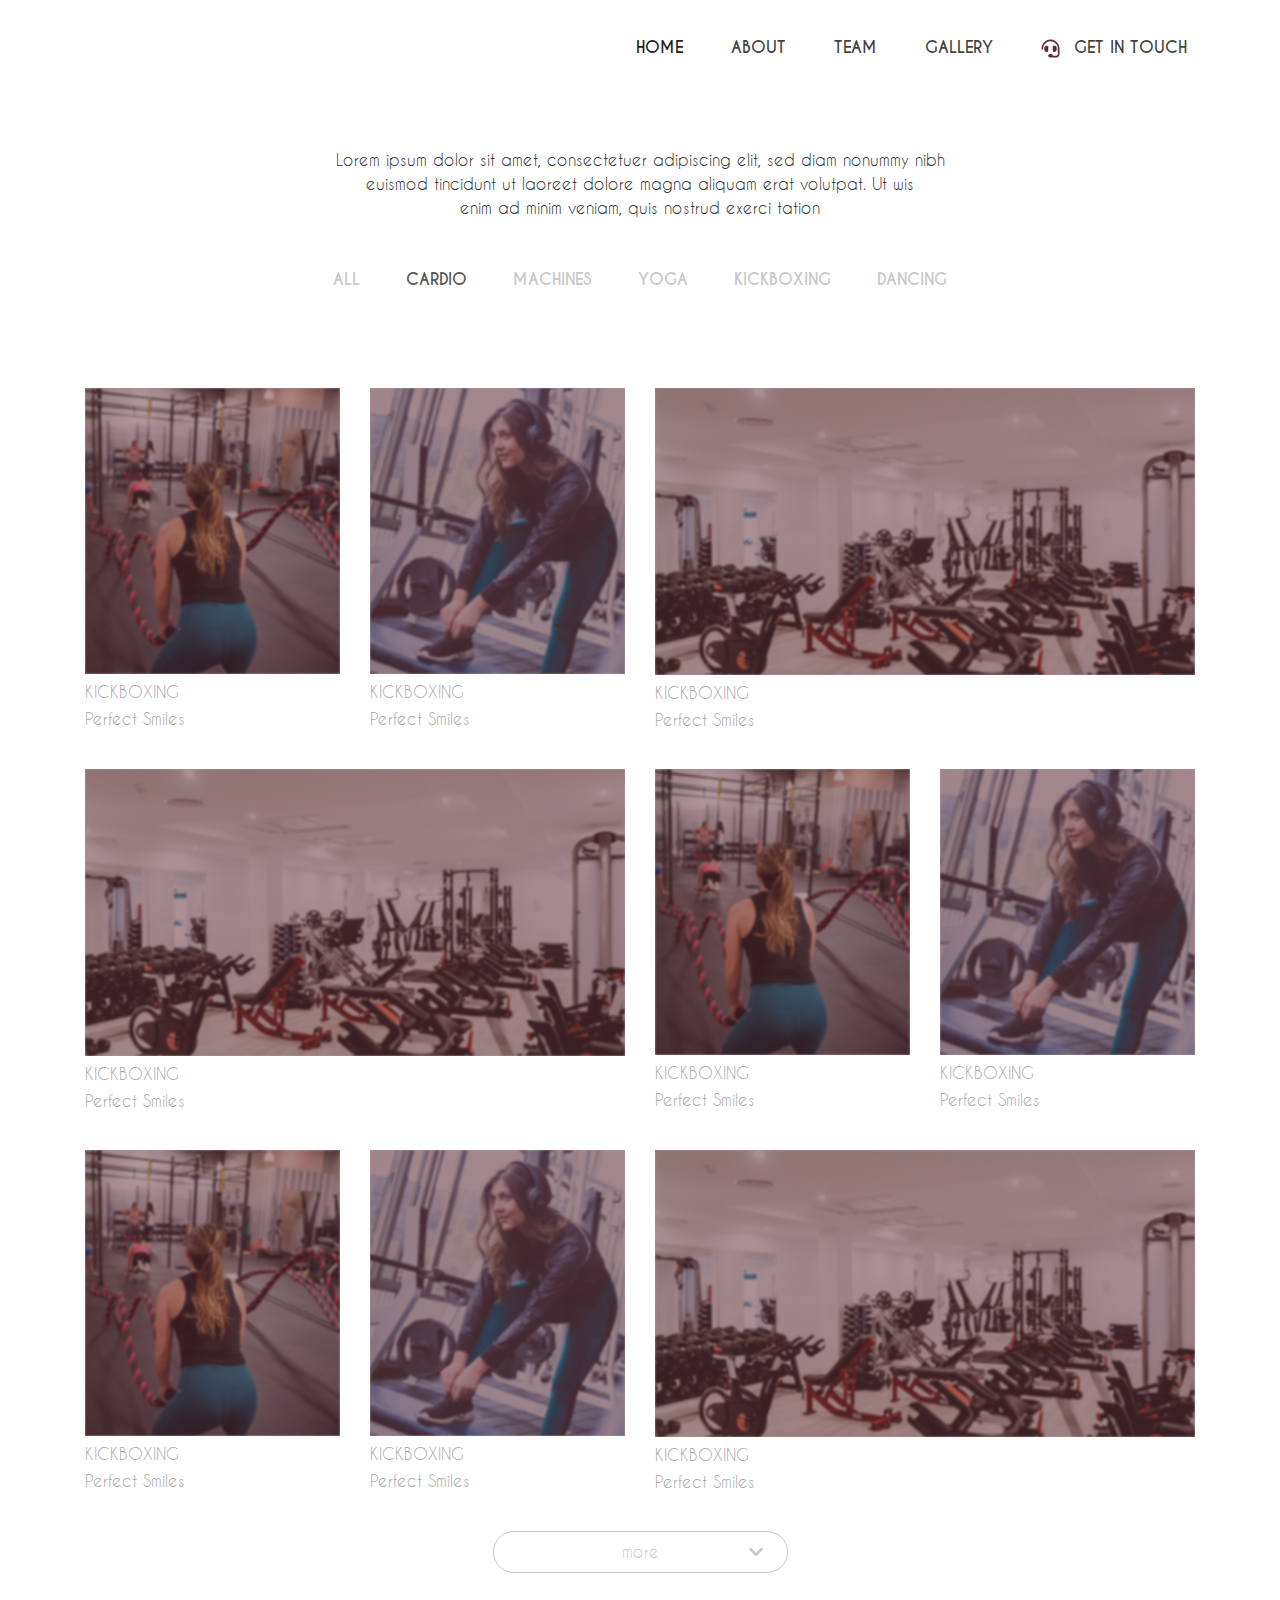
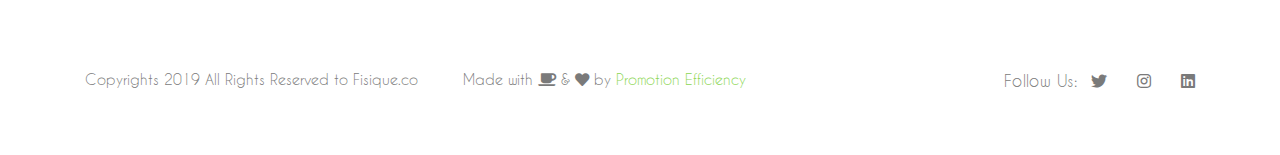
<file: gallery.html>
<!doctype html>
<html lang="en">

<head>
  <!-- Required meta tags -->
  <meta charset="utf-8">
  <meta http-equiv="Content-Type" content="text/html; charset=utf-8" />
  <meta name="description" content="Fisique is a first of a kind Females Health Studio in Khobar">
  <meta name="keywords" content="gym,fitness,studio,female,khobar,ladies,girl,fit,fisique,promotion,efficiency">
  <meta name="author" content="Promotion Effieicny">
  <META NAME="geo.position" CONTENT="26.3023827; 50.1760372">
  <META NAME="geo.placename" CONTENT="Fisique, Females Fitness Studio">
  <META NAME="geo.region" CONTENT="Saudi Arabia Al Khobar">

  <!-- Twitter Card data -->
  <meta name="twitter:card" content="summary">
  <meta name="twitter:url" content="https://www.fisique.co/v1/">
  <meta name="twitter:title" content="Fisique.co | Females Fitness Studio">
  <meta name="twitter:description" content="Fisique is a first of a kind Females Health Studio in Khobar">
  <meta name="twitter:creator" content="@promoefficiency">
  <!-- Twitter Summary card images must be at least 120x120px Twitter large image: 280x150px -->
  <meta name="twitter:image" content="https://www.fisique.co/v1/assets/img/favicon/MetaPic2.png">

  <!-- Open Graph data -->
  <meta property="og:title" content="Fisique.co | Females Fitness Studio" />
  <meta property="og:type" content="article" />
  <meta property="og:url" content="https://www.fisique.co/v1/" />
  <meta property="og:image" content="https://www.fisique.co/v1/assets/img/favicon/MetaPic2.png" />
  <meta property="og:description" content="Fisique is a first of a kind Females Health Studio in Khobar" />
  <meta property="og:site_name" content="Fisique.co | Females Fitness Studio" />
  <!-- <meta property="fb:admins" content="Facebook numeric ID" /> -->

  <meta name="viewport" content="width=device-width, initial-scale=1, shrink-to-fit=no">

  <!-- Bootstrap CSS -->
  <link rel="stylesheet" href="./assets/css/bootstrap.min.css">
  <link href="./assets/fontawsome/css/all.css" rel="stylesheet">
  <!--load all styles -->
  <link rel="stylesheet" href="./assets/css/styles.css">

  <!-- Favicons -->
  <link rel="apple-touch-icon-precomposed" sizes="57x57" href="./assets/img/favicon/apple-touch-icon-57x57.png" />
  <link rel="apple-touch-icon-precomposed" sizes="114x114" href="./assets/img/favicon/apple-touch-icon-114x114.png" />
  <link rel="apple-touch-icon-precomposed" sizes="72x72" href="./assets/img/favicon/apple-touch-icon-72x72.png" />
  <link rel="apple-touch-icon-precomposed" sizes="144x144" href="./assets/img/favicon/apple-touch-icon-144x144.png" />
  <link rel="apple-touch-icon-precomposed" sizes="60x60" href="./assets/img/favicon/apple-touch-icon-60x60.png" />
  <link rel="apple-touch-icon-precomposed" sizes="120x120" href="./assets/img/favicon/apple-touch-icon-120x120.png" />
  <link rel="apple-touch-icon-precomposed" sizes="76x76" href="./assets/img/favicon/apple-touch-icon-76x76.png" />
  <link rel="apple-touch-icon-precomposed" sizes="152x152" href="./assets/img/favicon/apple-touch-icon-152x152.png" />
  <link rel="icon" type="image/png" href="./assets/img/favicon/favicon-196x196.png" sizes="196x196" />
  <link rel="icon" type="image/png" href="./assets/img/favicon/favicon-96x96.png" sizes="96x96" />
  <link rel="icon" type="image/png" href="./assets/img/favicon/favicon-32x32.png" sizes="32x32" />
  <link rel="icon" type="image/png" href="./assets/img/favicon/favicon-16x16.png" sizes="16x16" />
  <link rel="icon" type="image/png" href="./assets/img/favicon/favicon-128.png" sizes="128x128" />
  <meta name="application-name" content="Fisique" />
  <meta name="msapplication-TileColor" content="#FFFFFF" />
  <meta name="msapplication-TileImage" content="./assets/img/favicon/mstile-144x144.png" />
  <meta name="msapplication-square70x70logo" content="./assets/img/favicon/mstile-70x70.png" />
  <meta name="msapplication-square150x150logo" content="./assets/img/favicon/mstile-150x150.png" />
  <meta name="msapplication-wide310x150logo" content="./assets/img/favicon/mstile-310x150.png" />
  <meta name="msapplication-square310x310logo" content="./assets/img/favicon/mstile-310x310.png" />

  <title>Fisique.co | Females Fitness Studio</title>
</head>

<body>
  <header class="">
    <nav class="navbar navbar-expand-md navbar-light py-4">
      <div class="container">
        <a class="navbar-brand" href="#">

          <svg xmlns="http://www.w3.org/2000/svg" id="logo_full" width="149.01" height="37.856" viewBox="0 0 149.01 37.856">
            <g id="Fisique_Logo_Title" data-name="Fisique Logo Title" transform="translate(-60 -37)">
              <path id="XMLID_960_" d="M1065.845,406.911l-1.42,0a.774.774,0,0,0-.775.772l-.043,17.039a5.96,5.96,0,0,1-11.92-.03l.043-17.039a.774.774,0,0,0-.773-.775l-1.42,0a.774.774,0,0,0-.775.772l-.043,17.039a8.929,8.929,0,0,0,15.224,6.343,9.04,9.04,0,0,0,2.62-5.289.812.812,0,0,0,.007-.1l.045-17.943A.771.771,0,0,0,1065.845,406.911Z"
                transform="translate(-879.695 -369.1)" />
              <path id="XMLID_959_" d="M1180.578,410.148a.774.774,0,0,0,.775-.772l0-1.4a.774.774,0,0,0-.772-.775l-11.139-.027a.774.774,0,0,0-.775.772l-.061,24.966a.774.774,0,0,0,.772.775l11.139.027a.774.774,0,0,0,.775-.772l0-1.4a.774.774,0,0,0-.772-.775l-8.96-.023.023-8.829,5.6.014a.774.774,0,0,0,.775-.772l0-1.4a.774.774,0,0,0-.772-.775l-5.6-.014.023-8.828Z"
                transform="translate(-972.348 -369.332)" />
              <path id="XMLID_955_" d="M908.175,428.661c2.4-2.467,5.271-6.436,5.284-11.337A13.823,13.823,0,1,0,901.952,430.9c-.107.116-.22.236-.334.359-.563.607-1.195,1.286-1.615,1.708a11.776,11.776,0,0,0-5.559-1.677c-2.34-.043-5.453.993-6.829,3.044a4.212,4.212,0,0,0-.277,4.176,4.44,4.44,0,0,0,3.14,2.669,5.7,5.7,0,0,0,1.334.152,8,8,0,0,0,4.973-1.824c1.152-.959,2.363-2.054,3.7-3.342,3.081,2.129,6.27,4.33,10.337,4.162a1.268,1.268,0,0,0,1.1-.682,1.418,1.418,0,0,0-.041-1.395,1.167,1.167,0,0,0-1.077-.536c-3.158.127-5.6-1.459-8.181-3.135l-.32-.207c.7-.691,1.5-1.452,2.345-2.254C905.891,430.933,907.189,429.7,908.175,428.661Zm2.315-11.346a10.841,10.841,0,1,1-10.814-10.869A10.853,10.853,0,0,1,910.49,417.316Zm-20.67,18.4c.647-1.056,2.46-1.706,3.914-1.8.193-.014.386-.018.579-.018a9.037,9.037,0,0,1,3.774.87c-.32.3-.641.618-.952.925a18.019,18.019,0,0,1-2.551,2.233,4.614,4.614,0,0,1-3.528.707,1.95,1.95,0,0,1-1.293-1.147A1.833,1.833,0,0,1,889.82,435.72Z"
                transform="translate(-753.819 -366.48)" />
              <path id="XMLID_296_" d="M668.29,405.925l-1.4,0a.774.774,0,0,0-.775.772l-.061,24.966a.774.774,0,0,0,.772.775l1.4,0a.774.774,0,0,0,.775-.772l.061-24.966A.775.775,0,0,0,668.29,405.925Z" transform="translate(-583.963 -368.366)" />
              <path id="XMLID_297_" d="M728.592,414.878a9.731,9.731,0,0,1-2.667-1.752,3.117,3.117,0,0,1,4.41-4.405,3.112,3.112,0,0,1,.738,1.127.775.775,0,0,0,1.011.454l1.265-.5a.777.777,0,0,0,.457-.952,5.19,5.19,0,0,0-1.374-2.176,6.077,6.077,0,0,0-8.583-.009,6.036,6.036,0,0,0-.02,8.542,11.259,11.259,0,0,0,4.46,2.615,10.7,10.7,0,0,1,3.533,2.3,5.239,5.239,0,1,1-7.429,7.39,7.731,7.731,0,0,1-1.511-2.186.791.791,0,0,0-.568-.42.777.777,0,0,0-.67.216l-.952.947a.767.767,0,0,0-.17.841,8.13,8.13,0,0,0,1.788,2.656,8.161,8.161,0,1,0,11.58-11.5A13.235,13.235,0,0,0,728.592,414.878Z"
                transform="translate(-626.012 -367.577)" />
              <path id="XMLID_298_" d="M833.58,406.335l-1.4,0a.774.774,0,0,0-.775.772l-.061,24.966a.774.774,0,0,0,.772.775l1.4,0a.774.774,0,0,0,.775-.772l.061-24.966A.775.775,0,0,0,833.58,406.335Z" transform="translate(-711.701 -368.683)" />
              <path id="XMLID_299_" d="M580.805,405.717l-11.139-.027a.774.774,0,0,0-.775.772l-.061,24.966a.774.774,0,0,0,.772.775l1.4,0a.774.774,0,0,0,.775-.772l.027-11.007,5.6.014a.774.774,0,0,0,.775-.772l0-1.4a.774.774,0,0,0-.772-.775l-5.6-.014.023-8.828,8.96.023a.774.774,0,0,0,.775-.772l0-1.4A.773.773,0,0,0,580.805,405.717Z"
                transform="translate(-508.83 -368.188)" />
            </g>
          </svg>



        </a>
        <button class="navbar-toggler" type="button" data-toggle="collapse" data-target="#top_menu" aria-controls="top_menu" aria-expanded="false" aria-label="Toggle navigation">
          <span class="navbar-toggler-icon"></span>
        </button>

        <div class="collapse navbar-collapse" id="top_menu">
          <ul class="navbar-nav ml-auto">
            <li class="nav-item active"><a class="nav-link" href="#">Home <span class="sr-only">(current)</span></a></li>
            <li class="nav-item"><a class="nav-link" href="#">About</a></li>
            <li class="nav-item"><a class="nav-link" href="#">Team</a></li>
            <li class="nav-item"><a class="nav-link" href="#">Gallery</a></li>
            <li class="nav-item"><a class="nav-link" href="#">
                <svg class="mr-2" xmlns="http://www.w3.org/2000/svg" width="19" height="19" viewBox="0 0 19 19">
                  <path id="Path_6" data-name="Path 6" d="M-2.25-8.437V-4.5a1.081,1.081,0,0,1-.334.791,1.081,1.081,0,0,1-.791.334h-.562a2.174,2.174,0,0,1-1.6-.65,2.174,2.174,0,0,1-.65-1.6V-7.312a2.174,2.174,0,0,1,.65-1.6,2.174,2.174,0,0,1,1.6-.65h.563a1.081,1.081,0,0,1,.791.334A1.081,1.081,0,0,1-2.25-8.437ZM3.938-3.375H3.375a1.081,1.081,0,0,1-.791-.334A1.081,1.081,0,0,1,2.25-4.5V-8.437a1.081,1.081,0,0,1,.334-.791,1.081,1.081,0,0,1,.791-.334h.563a2.174,2.174,0,0,1,1.6.65,2.174,2.174,0,0,1,.65,1.6v1.688a2.174,2.174,0,0,1-.65,1.6A2.174,2.174,0,0,1,3.938-3.375ZM0-15.75a8.544,8.544,0,0,1,4.535,1.266,9.156,9.156,0,0,1,3.182,3.27A9.25,9.25,0,0,1,9-6.75V-.914a3.045,3.045,0,0,1-.932,2.232,3.045,3.045,0,0,1-2.232.932h-6.4a1.627,1.627,0,0,1-1.2-.492A1.627,1.627,0,0,1-2.25.563a1.627,1.627,0,0,1,.492-1.2,1.627,1.627,0,0,1,1.2-.492H.563a1.627,1.627,0,0,1,1.2.492A1.627,1.627,0,0,1,2.25.563H5.836A1.418,1.418,0,0,0,6.873.123,1.418,1.418,0,0,0,7.313-.914V-6.75a7.131,7.131,0,0,0-.984-3.656,7.3,7.3,0,0,0-2.672-2.672A7.131,7.131,0,0,0,0-14.062a7.131,7.131,0,0,0-3.656.984,7.3,7.3,0,0,0-2.672,2.672A7.131,7.131,0,0,0-7.312-6.75v.563a.548.548,0,0,1-.158.4.548.548,0,0,1-.4.158h-.562a.548.548,0,0,1-.4-.158A.548.548,0,0,1-9-6.187V-6.75a9.25,9.25,0,0,1,1.283-4.465,9.156,9.156,0,0,1,3.182-3.27A8.544,8.544,0,0,1,0-15.75Z"
                    transform="translate(9.5 16.25)" stroke="rgba(0,0,0,0)" stroke-width="1" />
                </svg>
                Get In Touch</a></li>

          </ul>

        </div>
      </div>
    </nav>



  </header>
  <main style="height:auto;">
    <section id="gallery-hero">
      <div class="container">
        <div class="row">
          <div class="col title text-center">
            <p>Lorem ipsum dolor sit amet, consectetuer adipiscing elit, sed diam nonummy nibh<br />
              euismod tincidunt ut laoreet dolore magna aliquam erat volutpat. Ut wis<br />
              enim ad minim veniam, quis nostrud exerci tation
            </p>
            <ul class="list-inline">
              <li class="list-inline-item"><a href="#">All</a></li>
              <li class="list-inline-item active"><a href="#">Cardio</a></li>
              <li class="list-inline-item"><a href="#">Machines</a></li>
              <li class="list-inline-item"><a href="#">Yoga</a></li>
              <li class="list-inline-item"><a href="#">Kickboxing</a></li>
              <li class="list-inline-item"><a href="#">Dancing</a></li>
            </ul>
          </div>
        </div>
      </div>
    </section>
    <section id="gallery-content" class="py-0">
      <div class="container">
        <div class="row">
          <div class="image-block  col-4 col-md-3">
            <div class="image">
              <img src="./assets/img/gallery/inspired-horizons-digital-marketing-1275920-unsplash@2x.png" />
            </div>
            <h5>KICKBOXING</h5>
            <h6>Perfect Smiles</h6>
          </div>
          <div class="image-block  col-4 col-md-3">
            <div class="image">
              <img src="./assets/img/gallery/juan-pablo-rodriguez-693578-unsplash@2x.png" />
            </div>
            <h5>KICKBOXING</h5>
            <h6>Perfect Smiles</h6>
          </div>
          <div class="image-block col-4 col-md-6">
            <div class="image">

              <img src="./assets/img/gallery/humphrey-muleba-1119285-unsplash@2x.png" />
              </div>
            <h5>KICKBOXING</h5>
            <h6>Perfect Smiles</h6>
          </div>

          <div class="image-block col-4 col-md-6">
            <div class="image">

              <img src="./assets/img/gallery/humphrey-muleba-1119285-unsplash@2x.png" />
              </div>
            <h5>KICKBOXING</h5>
            <h6>Perfect Smiles</h6>
          </div>
          <div class="image-block col-4 col-md-3">
            <div class="image">
              <img src="./assets/img/gallery/inspired-horizons-digital-marketing-1275920-unsplash@2x.png" />
            </div>
            <h5>KICKBOXING</h5>
            <h6>Perfect Smiles</h6>
          </div>
          <div class="image-block col-4 col-md-3">
            <div class="image">
              <img src="./assets/img/gallery/juan-pablo-rodriguez-693578-unsplash@2x.png" />
            </div>
            <h5>KICKBOXING</h5>
            <h6>Perfect Smiles</h6>
          </div>

          <div class="image-block col-4 col-md-3">
            <div class="image">
              <img src="./assets/img/gallery/inspired-horizons-digital-marketing-1275920-unsplash@2x.png" />
            </div>
            <h5>KICKBOXING</h5>
            <h6>Perfect Smiles</h6>
          </div>
          <div class="image-block col-4 col-md-3">
            <div class="image">
              <img src="./assets/img/gallery/juan-pablo-rodriguez-693578-unsplash@2x.png" />
            </div>
            <h5>KICKBOXING</h5>
            <h6>Perfect Smiles</h6>
          </div>
          <div class="image-block col-4 col-md-6">
            <div class="image">

              <img src="./assets/img/gallery/humphrey-muleba-1119285-unsplash@2x.png" />
              </div>
            <h5>KICKBOXING</h5>
            <h6>Perfect Smiles</h6>
          </div>
        </div>

        <div class="row">
          <div class="more">more <i class="fas fa-chevron-down"></i></div>
        </div>
      </div>
    </section>
  </main>
  <footer class="py-1 py-md-5 mt-4 mt-md-5 article">
    <div class="container">
      <ul class="list-inline">
        <li class="list-inline-item">Copyrights 2019 All Rights Reserved to Fisique.co</li>
        <li class="list-inline-item">Made with <i class="fas fa-coffee" data-toggle="tooltip" data-placement="top" title="Coffee"></i> & <i class="fas fa-heart" data-toggle="tooltip" data-placement="top" title="Love"></i> by <a href="#">Promotion Efficiency</a></li>
        <li class="list-inline-item float-none float-md-right">
          <ul class="list-inline social">
            <li class="list-inline-item">Follow Us:</li>
            <li class="list-inline-item"><i class="fab fa-twitter"></i></li>
            <li class="list-inline-item"><i class="fab fa-instagram"></i></li>
            <li class="list-inline-item"><i class="fab fa-linkedin"></i></li>
          </ul>
        </li>
      </ul>
    </div>
  </footer>
  <!-- Clean Code By: Promo Efficiency -->
  <!-- jQuery first, then Bootstrap JS -->

  <script src="https://ajax.googleapis.com/ajax/libs/jquery/1.11.1/jquery.min.js"></script>
  <script src="./assets/js/bootstrap.bundle.min.js"></script>
  <script>
    $(function () {
      $('[data-toggle="tooltip"]').tooltip()
    })

    //Div Backgrounds Images Property
    $(document).ready(function() {
      var bgImg = $("[data-bg-src]");
      bgImg.each(function() {
        var bgImg = $(this),
          imgSrc = bgImg.data("bg-src");
        bgImg.css("background-image", "url(" + imgSrc + ")")
      });
    });
  </script>
</body>

</html>
</file>
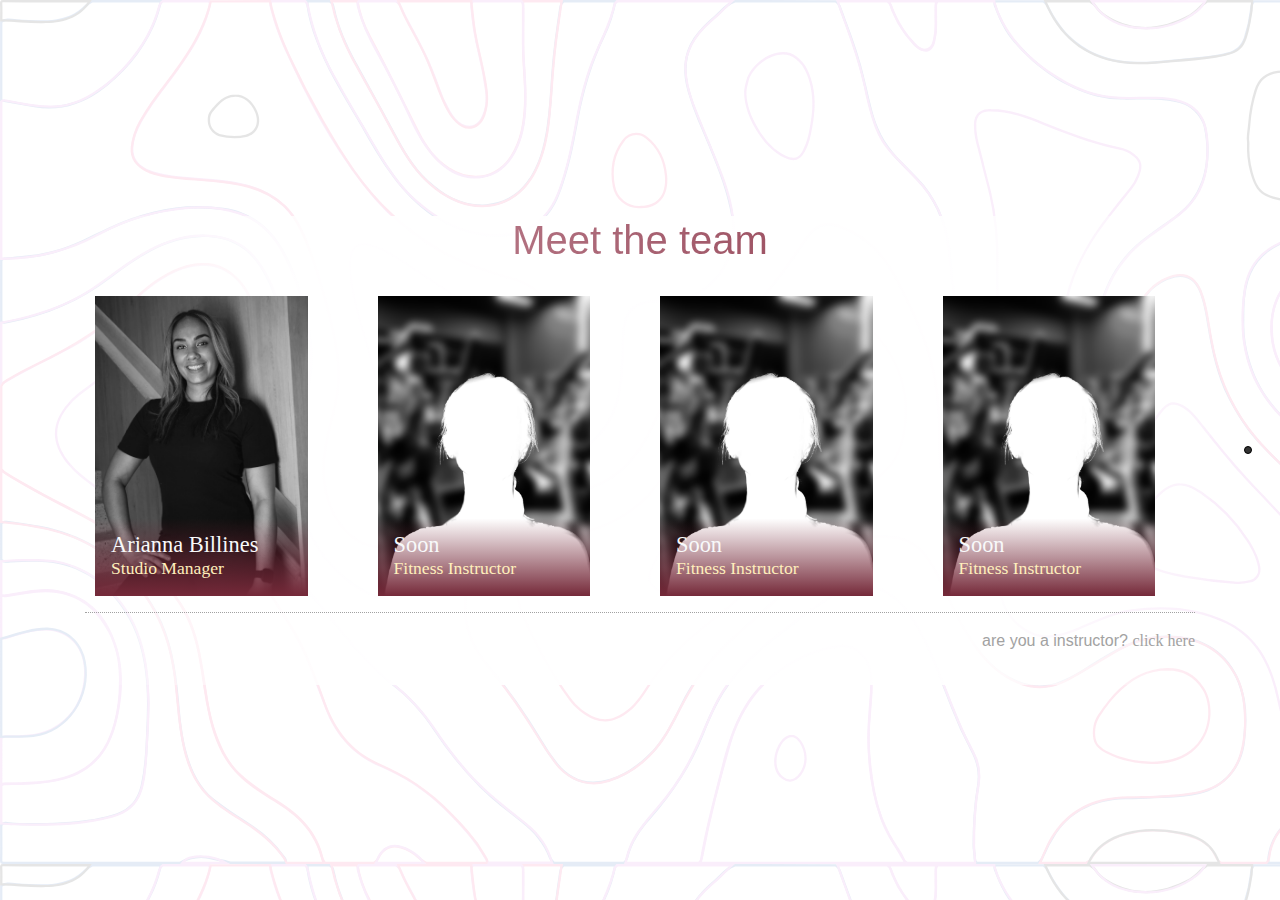
<file: test.html>
<!doctype html>
<html lang="en">

<head>
  <!-- Required meta tags -->
  <meta charset="utf-8">
  <meta http-equiv="Content-Type" content="text/html; charset=utf-8" />
  <meta name="description" content="Fisique is a first of a kind Females Health Studio in Khobar">
  <meta name="keywords" content="gym,fitness,studio,female,khobar,ladies,girl,fit,fisique,promotion,efficiency">
  <meta name="author" content="Promotion Effieicny">
  <META NAME="geo.position" CONTENT="26.3023827; 50.1760372">
  <META NAME="geo.placename" CONTENT="Fisique, Females Fitness Studio">
  <META NAME="geo.region" CONTENT="Saudi Arabia Al Khobar">

  <!-- Twitter Card data -->
  <meta name="twitter:card" content="summary">
  <meta name="twitter:url" content="https://www.fisique.co/v1/">
  <meta name="twitter:title" content="Fisique.co | Females Fitness Studio">
  <meta name="twitter:description" content="Fisique is a first of a kind Females Health Studio in Khobar">
  <meta name="twitter:creator" content="@promoefficiency">
  <!-- Twitter Summary card images must be at least 120x120px Twitter large image: 280x150px -->
  <meta name="twitter:image" content="https://www.fisique.co/v1/assets/img/favicon/MetaPic2.png">

  <!-- Open Graph data -->
  <meta property="og:title" content="Fisique.co | Females Fitness Studio" />
  <meta property="og:type" content="article" />
  <meta property="og:url" content="https://www.fisique.co/v1/" />
  <meta property="og:image" content="https://www.fisique.co/v1/assets/img/favicon/MetaPic2.png" />
  <meta property="og:description" content="Fisique is a first of a kind Females Health Studio in Khobar" />
  <meta property="og:site_name" content="Fisique.co | Females Fitness Studio" />
  <!-- <meta property="fb:admins" content="Facebook numeric ID" /> -->

  <meta name="viewport" content="width=device-width, initial-scale=1, shrink-to-fit=no">

  <!-- Bootstrap CSS -->
  <link rel="stylesheet" href="./assets/css/bootstrap.min.css">
  <link href="./assets/fontawsome/css/all.css" rel="stylesheet">
  <!--load all styles -->
  <link rel="stylesheet" href="./assets/css/styles_test.css">
  <link rel="stylesheet" type="text/css" href="./assets/css/jquery.pagepiling.css" />
  <link rel="stylesheet" href="./assets/js/OwlCarousel/assets/owl.carousel.min.css">
  <link rel="stylesheet" href="./assets/js/OwlCarousel/assets/owl.theme.default.css">


  <!-- Favicons -->
  <link rel="apple-touch-icon-precomposed" sizes="57x57" href="./assets/img/favicon/apple-touch-icon-57x57.png" />
  <link rel="apple-touch-icon-precomposed" sizes="114x114" href="./assets/img/favicon/apple-touch-icon-114x114.png" />
  <link rel="apple-touch-icon-precomposed" sizes="72x72" href="./assets/img/favicon/apple-touch-icon-72x72.png" />
  <link rel="apple-touch-icon-precomposed" sizes="144x144" href="./assets/img/favicon/apple-touch-icon-144x144.png" />
  <link rel="apple-touch-icon-precomposed" sizes="60x60" href="./assets/img/favicon/apple-touch-icon-60x60.png" />
  <link rel="apple-touch-icon-precomposed" sizes="120x120" href="./assets/img/favicon/apple-touch-icon-120x120.png" />
  <link rel="apple-touch-icon-precomposed" sizes="76x76" href="./assets/img/favicon/apple-touch-icon-76x76.png" />
  <link rel="apple-touch-icon-precomposed" sizes="152x152" href="./assets/img/favicon/apple-touch-icon-152x152.png" />
  <link rel="icon" type="image/png" href="./assets/img/favicon/favicon-196x196.png" sizes="196x196" />
  <link rel="icon" type="image/png" href="./assets/img/favicon/favicon-96x96.png" sizes="96x96" />
  <link rel="icon" type="image/png" href="./assets/img/favicon/favicon-32x32.png" sizes="32x32" />
  <link rel="icon" type="image/png" href="./assets/img/favicon/favicon-16x16.png" sizes="16x16" />
  <link rel="icon" type="image/png" href="./assets/img/favicon/favicon-128.png" sizes="128x128" />
  <meta name="application-name" content="Fisique" />
  <meta name="msapplication-TileColor" content="#FFFFFF" />
  <meta name="msapplication-TileImage" content="./assets/img/favicon/mstile-144x144.png" />
  <meta name="msapplication-square70x70logo" content="./assets/img/favicon/mstile-70x70.png" />
  <meta name="msapplication-square150x150logo" content="./assets/img/favicon/mstile-150x150.png" />
  <meta name="msapplication-wide310x150logo" content="./assets/img/favicon/mstile-310x150.png" />
  <meta name="msapplication-square310x310logo" content="./assets/img/favicon/mstile-310x310.png" />

  <title>Fisique.co | Females Fitness Studio</title>
</head>

<body>

  <main id="pagepiling">
    <section id="trainers" data-anchor="our_trainers" data-bg-src="./assets/img/backgrounds/FisiqueTrainerBackground.svg" class="section bg-pic text-dark">
      <div class="container">
        <div class="row">
          <div class="text col-md-12 text-center">
            <h1>Meet the team</h1>
          </div>
          <div class="trainers col-md-12">
            <div class="row owl-carousel owl-theme">
              <div class="col-md">
                <div class="card text-light darker bg-pic" data-bg-src="./assets/img/trainers/ARIAANA.png">
                  <div class="card-body">
                    <h5 class="card-title">Arianna Billines</h5>
                    <h6 class="job-title">Studio Manager</h6>
                    <p class="card-text">Your international girl specialising in pre/ post natal exercise, Boxing and Indoor Cycling! Her motto in life ...’if it doesn’t challenge you, it won’t change you’ Yalla!.</p>
                  </div>
                </div>
              </div>
              <div class="col-md">
                <div class="card text-light darker bg-pic" data-bg-src="./assets/img/trainers/unknown.png">
                  <div class="card-body">
                    <h5 class="card-title">Soon</h5>
                    <h6 class="job-title">Fitness Instructor</h6>
                    <p class="card-text">It could be you, sign-up below.</p>

                  </div>
                </div>
              </div>
              <div class="col-md">
                <div class="card text-light darker bg-pic" data-bg-src="./assets/img/trainers/unknown.png">
                  <div class="card-body">
                    <h5 class="card-title">Soon</h5>
                    <h6 class="job-title">Fitness Instructor</h6>
                    <p class="card-text">It could be you, sign-up below.</p>

                  </div>
                </div>
              </div>
              <div class="col-md">
                <div class="card text-light darker bg-pic" data-bg-src="./assets/img/trainers/unknown.png">
                  <div class="card-body">
                    <h5 class="card-title">Soon</h5>
                    <h6 class="job-title">Fitness Instructor</h6>
                    <p class="card-text">It could be you, sign-up below.</p>

                  </div>
                </div>
              </div>
            </div>
          </div>
          <div class="question col-md-12 text-md-right">
            <p>are you a instructor? <a href="#contact_us">click here</a></p>
          </div>
        </div>
      </div>
    </section>


  </main>

  <!-- Clean Code By: Promo Efficiency -->
  <!-- jQuery first, then Bootstrap JS -->

  <script src="https://ajax.googleapis.com/ajax/libs/jquery/1.11.1/jquery.min.js"></script>
  <script src="./assets/js/bootstrap.bundle.min.js"></script>
  <script src="./assets/js/jquery.pagepiling.js"></script>
  <script src="./assets/js/OwlCarousel/owl.carousel.min.js"></script>
  <script>
    // Page Pilling JS
    $(document).ready(function() {
      $('#pagepiling').pagepiling({
        easing: 'linear',
        afterRender: function() {
          $("#pp-nav").wrap("<section><div class='container'><div class='row'></div></div></section>");
          $('#pp-nav').addClass('custom-pp-nav');
        },

        anchors: ['our_trainers', 'our_app'],

        onLeave: function(index, nextIndex, direction) {
          if (nextIndex == 1) {
            //navbar text light colors, icon only
            $('nav').removeClass('navbar-light');
            $('nav .navbar-brand').addClass('with-bg');
            $('nav').addClass('navbar-dark');
            document.querySelector("#logo_not_full").style.display = "inline";
            document.querySelector("#logo_full").style.display = "none";
            $('body > footer > nav > div > a').removeClass('border-dark');
            $('body > footer > nav > div > a').addClass('border-light');
          } else if (nextIndex == 3 || nextIndex == 4 || nextIndex == 6) {
            //navbar text light colors, full logo
            $('nav').removeClass('navbar-light');
            $('nav').addClass('navbar-dark');
            $('nav .navbar-brand').addClass('with-bg');
            document.querySelector("#logo_not_full").style.display = "none";
            document.querySelector("#logo_full").style.display = "inline";
            $('body > footer > nav > div > a').removeClass('border-dark');
            $('body > footer > nav > div > a').addClass('border-light');
          } else {
            //navbar text dark, full logo
            $('nav').removeClass('navbar-dark');
            $('nav').addClass('navbar-light');
            $('nav .navbar-brand').addClass('with-bg');
            document.querySelector("#logo_not_full").style.display = "none";
            document.querySelector("#logo_full").style.display = "inline";
            $('body > footer > nav > div > a').removeClass('border-light');
            $('body > footer > nav > div > a').addClass('border-dark');
          }
          if(nextIndex == 6){
            document.querySelector("footer .navbar-brand").style.display = "none";
          }
          else{
            document.querySelector("footer .navbar-brand").style.display = "block";
          }
        }
      });
    });


    //Hide bootstrap nav after click
    $(document).ready(function() {
      $('.navbar-nav>li>a').on('click', function(){
          $('.navbar-collapse').collapse('hide');
      });
    });

    //Div Backgrounds Images Property
    $(document).ready(function() {
      var bgImg = $("[data-bg-src]");
      bgImg.each(function() {
        var bgImg = $(this),
          imgSrc = bgImg.data("bg-src");
        bgImg.css("background-image", "url(" + imgSrc + ")")
      });
    });

    // Trainers carousel
    $(document).ready(function() {
      $('.owl-carousel').owlCarousel({
        nav: true,
        navText: [
          '<i class="fal fa-angle-double-left" aria-hidden="true"></i>',
          '<i class="fal fa-angle-double-right" aria-hidden="true"></i>'
        ],
        mouseDrag: true,
        touchDrag: true,
        navSpeed: 400,
        stagePadding: 10,
        margin:40,
        URLhashListener: false,
        dots: false,
        items:4,

        responsive:{
        0:{
            items:1,
            nav:false,
            singleItem:true
        },
        576:{
            items:3,
            nav:false
        },
        800:{
            items:4,
            nav:false
        }

    }

      });
    });


  </script>
</body>

</html>
</file>
<file: assets/css/styles.css>
@font-face {
  font-family: 'cr';
  src: url('../fonts/CaviarDreams/CaviarDreams.ttf');
}

@font-face {
  font-family: 'cb';
  src: url('../fonts/CaviarDreams/CaviarDreams_Bold.ttf');
}

/* Service Selectors */
::selection { background: #863445; color:white; }
.color_1{
  color:#181717;
}
.color_2{
  color:#602B36;
}
.color_3{
  color:#FFFEFD;
}
.color_4{
  color:#FAC1A8;
}
.color_5{
  color:#ACACAC;
}
.the_q{
  height:6rem;
}
.bg-pic {
    background-size: cover;
    background-position: center;
    background-repeat: no-repeat;
    background-attachment: fixed;
}

.lighter,
.darker,
.bluer,
.greyer,
.x-lighter,
.x-greyer,
.x-darker {
    position: relative;
    z-index: 0;
}

.lighter::before,
.darker::before,
.bluer::before,
.greyer::before,
.x-lighter::before,
.x-greyer::before,
.x-darker::before {
	content: "";
	position: absolute;
	top: 0;
	left: 0;
	width: 100%;
	height: 100%;
	z-index: -1;
}

.lighter::before {
	background-color: rgba(255, 255, 255, 0.8);
}
.x-lighter::before {
	background-color: rgba(255, 255, 255, 0.9);
}
.darker::before {
	background-color: rgba(0, 0, 0, 0.4);
}
.x-darker::before {
	background-color: rgba(0, 0, 0, 0.55);
}
.bluer::before {
	background-color: rgba(0, 45, 66, 0.9);
}
.greyer::before {
	background-color: rgba(109, 109, 109, 0.7);
}
.x-greyer::before {
	background-color: rgba(3, 19, 24, .75);
}

/* Main Selectors */
html,
body {
  height: 100%;
  width: 100%;
  position: relative;
  font-family: 'cr';
  font-size: 16px;
}

nav.navbar-dark,
nav.navbar-dark .mr-2 {
  fill:#fff;
  color:#fff;
  transition: 1s ;
  z-index:7;
  position: relative;
}
nav.navbar-dark::after{
  content: ' ';
  position: absolute;
  top:0;
  bottom:0;
  left:0;
  right:0;
  background: rgb(0, 0, 0);
  background: -moz-linear-gradient(180deg, rgba(55, 22, 29, 0.4) 0%, rgba(96, 43, 54, 0) 100%);
  background: -webkit-linear-gradient(180deg, rgba(55, 22, 29, 0.4) 0%, rgba(96, 43, 54, 0) 100%);
  background: linear-gradient(180deg, rgba(55, 22, 29, 0.4) 0%, rgba(96, 43, 54, 0) 100%);
  z-index:-1;
}
footer nav.navbar-dark::after{
  background: -moz-linear-gradient(0deg, rgba(55, 22, 29, 0.4) 0%, rgba(96, 43, 54, 0) 100%);
  background: -webkit-linear-gradient(0deg, rgba(55, 22, 29, 0.4) 0%, rgba(96, 43, 54, 0) 100%);
  background: linear-gradient(0deg, rgba(55, 22, 29, 0.4) 0%, rgba(96, 43, 54, 0) 100%);

}
nav.navbar-light,
nav.navbar-light .mr-2 {
  fill:#602B36;
  color:#575757;
  transition: 1s ;
}
nav.navbar-dark .navbar-brand{
  fill:#602B36;
}
nav.navbar-light .navbar-brand{
  fill:#fff;
}

.navbar-dark .navbar-nav .nav-link {
    color: rgba(255,255,255,.75);
}
.navbar-dark .navbar-nav .nav-link:hover {
    color: rgba(255,255,255,1);
}
.navbar-light .navbar-nav .nav-link {
    color: rgba(0,0,0,.75);
}

header {
  height: 100px;
}
nav .navbar-nav {
  text-transform: uppercase;
  font-family: 'cb';
  font-size: 1rem;
}
header nav ul li {
  margin-left: 2em;
}
header nav.navbar-light ul li:hover {
  box-shadow: inset 0 -3px 0 #602B36;

}
header nav.navbar-dark ul li:hover {
  box-shadow: inset 0 -3px 0 #fff;

}
header .navbar-brand{
  position: relative;
  z-index:1;
}
header nav.navbar .navbar-brand.with-bg::after{
  content: ' ';
  background:white;
  position:absolute;
  -webkit-clip-path: polygon(0 0, 100% 0, 85% 100%, 10% 90%);
  clip-path: polygon(0 0, 100% 0, 85% 100%, 10% 90%);
  top:-30px;
  left:-30px;
  bottom:-20px;
  right:-30px;
  z-index:-1;
}
header nav.navbar.navbar-light .navbar-brand.with-bg::after{
  background:#602B36;
}
header nav.navbar.navbar-dark .navbar-brand.with-bg::after{
  background:#ffffff;
}
footer nav .nav-item,
footer .navbar-brand {
/*  font-size: 13px;*/
  font-family: 'cb';
  /*margin-left: 2em;
  line-height: 18px;*/
  padding: .5rem 1rem;
}
footer .navbar-brand{
  font-size: 0.9rem;

}
footer nav .nav-item.roundcorners,
footer .navbar-brand.roundcorners {
  border-radius: 1.5em;
}
footer nav .nav-item a {
  color: #fff;
}
footer nav .nav-item.social . {
  margin-left: 1em;
}
footer nav .nav-item.social .nav-link {
  padding-right: 0.2em;
  padding-left: 0.2em;
}
footer nav .nav-item.social i {
  font-size: 18px;
}

main{
  width:100%;
  height:100vh;
  position:relative;
}
section {
  height: 100vh;
  width:100%;
  position:relative;
  overflow:hidden;
}
section h1{
  font-family: 'cb';
  font-size:3rem;
  font-weight: 900;
  letter-spacing: 0.1em;
  text-transform: none;
}
section h1 span{

}
section h1 .lead{
}

/* Sections Specific Styles and Selectors */
#pp-nav.custom-pp-nav ul li a span{
  border: 0;
  background:white;
}
#pp-nav.custom-pp-nav ul li a.active span{
  border: 0px !important;
  background:#F00032;
  box-shadow: 0px 0px 0px 5px rgba(0,0,0,0.2);
}
.pp-section.pp-table {
    table-layout: fixed;
}
.pp-section {
	transition: all .7s ease-in-out;
}
.wpcf7 .screen-reader-response,
.wpcf7 .wpcf7-response-output{
  color:white;
}

section#slider {
}
section#slider .container h1 {
  z-index:10;
}
section#slider .container .lead {
  font-size: 4rem;
  text-transform: uppercase;
  font-weight: 700;
  z-index:10;
}
section#slider .skewed-black{
  position:absolute;
  right:-10vw;
  top:0;
  bottom:0;
  background:rgba(0,0,0,0.5);
  width:60vw;
  height:100%;
  transform:skewX(-20deg);
  z-index:0;
}
section#slider .skewed-red{
  position:absolute;
  right:-30vw;
  top:0;
  bottom:0;
  background:rgba(96,43,54,0.5);
  width:60vw;
  height:100%;
  transform:skewX(-20deg);
  z-index:1;
}

section#video_bg .container .lead{
  margin-top:2rem;
}
section#video_bg .video_container{
  width:100%;
  height:100%;
  overflow:hidden;
  position:absolute;
  top:0;
  bottom:0;
  left:0;
  right:0;
}
section#video_bg .container h1 {
  text-align: center;
  z-index:10;
}
section#video_bg .container .lead {
  text-align: center;
  letter-spacing: 0.2em;
  font-size: 4rem;
  text-transform: uppercase;
  font-weight: 700;
  z-index:10;
}
section#video_bg .vid_overlay{
  top:0;
  left:0;
  right:0;
  bottom:0;
  position: absolute;
  min-width: 100%;
  min-height: 100%;
  background-color: rgba(145,0,39,0.6);
}
section#video_bg video{
  position: absolute;
  top: 50%;
  left: 50%;
  min-height: 100vh;
  transform: translate(-50%,-50%);

}

section#pic_bg::before{
  background-color: rgba(96, 43, 54, 0.77);
}
section#pic_bg .container .lead{
  margin-top:2rem;
}
section#pic_bg .container h1 {
  text-align: center;
  z-index:10;
}
section#pic_bg .container .lead {
  text-align: center;
  letter-spacing: 0.2em;
  font-size: 4rem;
  text-transform: uppercase;
  font-weight: 700;
  z-index:10;
}

section#trainers {
  background-color: white;
}
section#trainers .container {
  background: rgb(255,255,255);
  background: -moz-radial-gradient(circle, rgba(255,255,255,0.9668242296918768) 61%, rgba(255,255,255,0) 100%);
  background: -webkit-radial-gradient(circle, rgba(255,255,255,0.9668242296918768) 61%, rgba(255,255,255,0) 100%);
  background: radial-gradient(circle, rgba(255,255,255,0.9668242296918768) 61%, rgba(255,255,255,0) 100%);
  filter: progid:DXImageTransform.Microsoft.gradient(startColorstr="#ffffff",endColorstr="#ffffff",GradientType=1);
}
section#trainers .container h1{
  background: linear-gradient(to right, #d19fac 0%, #80273A 100%);
    -webkit-background-clip: text;
    -webkit-text-fill-color: transparent;
    margin-bottom:2rem;
}
section#trainers .trainers .card{
  border:none;
  border-radius:0;
  padding-top:0rem;
  position:relative;
  background-position: left;
  background-size: cover;
  background-repeat: no-repeat;
  background-attachment: local;
  min-height:300px;
  max-width:230px;

}
section#trainers .trainers .card:hover{
}
section#trainers .trainers .card:hover .card-body{
  height:100%;
  text-align: center;
  padding-top:2rem;
  background: rgb(122,50,64);
  background: -moz-linear-gradient(180deg, rgba(122,50,64,0.65) 0%, rgba(128,59,73,1) 100%);
  background: -webkit-linear-gradient(180deg, rgba(122,50,64,0.65) 0%, rgba(128,59,73,1) 100%);
  background: linear-gradient(180deg, rgba(122,50,64,0.65) 0%, rgba(128,59,73,1) 100%);
  filter: progid:DXImageTransform.Microsoft.gradient(startColorstr="#7a3240",endColorstr="#803b49",GradientType=1);

  transition: 1s;
}
section#trainers .trainers .card:hover .card-body .card-text{
  padding-top:2rem;
}
section#trainers .trainers .card:hover .card-body .card-text,
section#trainers .trainers .card:hover .card-body .card-social{
  display: block;
}
section#trainers .trainers .card.darker::before{
  background-color: rgba(255, 128, 154, 0.25);
}
section#trainers .trainers .card-body{
  padding:1rem;
  position:absolute;
  bottom:0;
  width:100%;
  background: rgb(117,41,57);
  background: -moz-linear-gradient(0deg, rgba(117,41,57,1) 0%, rgba(255,255,255,0.00043767507002800965) 97%);
  background: -webkit-linear-gradient(0deg, rgba(117,41,57,1) 0%, rgba(255,255,255,0.00043767507002800965) 97%);
  background: linear-gradient(0deg, rgba(117,41,57,1) 0%, rgba(255,255,255,0.00043767507002800965) 97%);
  filter: progid:DXImageTransform.Microsoft.gradient(startColorstr="#752939",endColorstr="#ffffff",GradientType=1);
}
section#trainers .trainers .card.active .card-text{
  color:#FF0035;
}
section#trainers .trainers .card.active .card-social .fab.fa-facebook-f{
  color:#4267b2;
}
section#trainers .trainers .card.active .card-social i.fa-twitter{
  color:#38A1F3;
}
section#trainers .trainers .card.active .card-social i.fa-linkedin-in{
  color:#0077B5;
}
section#trainers .trainers .card-body .card-title{
  font-family: 'cb';
  font-size: 1.4rem;
  margin-bottom: 0;
}
section#trainers .trainers .card-body .job-title{
  font-family: 'cb';
  font-size: 1.1rem;
  color:#FFEFBC;
  margin-bottom: 0;
}
section#trainers .trainers .card-body .card-text{
  font-size: 1rem;
  display:none;
}
section#trainers .trainers .card-body .card-social{
  margin:0;
  display:none;
}
section#trainers .trainers .card-body .card-social li{
  padding:0 1em;
}
section#trainers .question p{
  color:#A2A2A2;
  padding:1rem 0;
  border-top:1px dotted #A2A2A2;
  margin-top:1rem;
}
section#trainers .question p a{
  color:#A2A2A2;
  font-family: 'cb';
}

section#classes{

}
section#classes::before {
}
section#classes .container{
  position:relative;
}
section#classes h1{
  font-size:3rem;
  letter-spacing: 0.5rem;
  font-family: 'cb';
  line-height: 1.3;
  text-transform: uppercase;
}
section#classes h1 span{
  letter-spacing: 1rem;
  color:#FAC1A8;
}
section#classes .text .btn.btn-primary{
  margin-top:1rem;
  padding:0.5rem 2rem;
  font-size: 1.2rem;
  text-transform: uppercase;
}
section#classes .schedule{
  margin:0 auto;
  position:relative;
  height:100%;
}
section#classes .schedule table {
  margin-top:2rem;
  width:100%;
  text-align: center;
}
section#classes .schedule table th {
  border-bottom: 1px solid white;
  border-top:none;
}
section#classes .schedule table tbody tr td {
  border-bottom: 1px solid white;
  padding:0.4rem;
}
section#classes .schedule table tbody tr:last-child td,
section#classes .schedule table tbody tr:last-child th {
  border-bottom: none;
}
section#classes .schedule table tbody tr td,
section#classes .schedule table thead tr th {
  border-left: 1px solid white;
}
section#classes .schedule table thead tr th:first-child {
  border-left: none;
}
section#classes .schedule table h3{
  font-size:1.2rem;
  text-transform: uppercase;
  font-family: 'cb';
  padding: 0.1rem 0.2rem;
}
section#classes .schedule table tr td,
section#classes .schedule table tr th{
  vertical-align:middle;
}
section#classes .schedule table h5{
  font-size:1rem;
  text-transform: uppercase;
  font-family: 'cr';
  margin-bottom:0.4rem;
}
section#classes .schedule table p.lead{
  font-size:0.9rem;
  text-transform: uppercase;
  font-family: 'cr';
  margin-bottom: 0;
}
section#classes .btn.btn-primary{
  font-size:1rem;
  font-family: 'cb';
  background-color: white;
  color:#602B36;
  padding:0.2rem 1rem;
  border:none;
  border-radius: 1rem;
}
section#classes .btn.btn-primary:hover{

  background-color: #FAC1A8;

}

section#app {
  background-color: #FAC1A8;
}
section#app .text {
}
section#app .text h1 {
  letter-spacing: 0.2em;
}
section#app .text h1 span {
  color:#fff;
}
section#app .text .lead {
}
section#app .images {
  background-image: url('../../assets/img/Group 138.png');
  background-size: contain;
  background-position: center;
  background-repeat: no-repeat;

}
section#app ul li{
  text-transform: uppercase;
  font-size:1.8rem;
  margin-bottom:1.8rem;
}

section#packages {
  background: #FAC1A8;

}
section#packages .container{
  z-index: 5;
}
section#packages .text {
    z-index: 5;
}
section#packages .text h1 {
  color:white;
  letter-spacing: 0.2em;
  text-transform: none;
  font-size:3.2vw;
  line-height: 1.8;

}
section#packages .text h2 {
  font-size:2.8vw;
  text-transform: none;
  line-height: 1.8;
}
@media screen and (min-width: 1140px) {
  section#packages .text h1 {
    font-size:2.2rem;
  }
}
@media screen and (max-width: 576px) {
  section#packages .text h1 {
    font-size:2rem;

  }
}

section#packages .text h2 {
  font-size:2.2rem;
}
section#packages .text span {
  font-family: 'cb';
  text-transform: uppercase;
  position: relative;
  color:#fff;
}
section#packages .text span::after{
  content: ' ';
  background:rgba(96,43,54,0.5);
  position:absolute;
  -webkit-clip-path: polygon(0 0, 100% 0, 85% 100%, 10% 90%);
  clip-path: polygon(0 0, 100% 0, 85% 100%, 10% 90%);
  top:-2px;
  left:-15px;
  bottom:-2px;
  right:-10px;
  z-index:-1;
}
section#packages .text .lead {
  color:white;
}
.owl-carousel .owl-stage-outer {

}
section#packages .text .btn {
  margin-top:12px;
  border-radius: 52px;
  padding:8px 16px;
  background-color: transparent;
  border:1px solid rgba(255,255,255,0.5);
  color:#f6f6f6;
  font-family: 'cr';
  font-size: 15px;
}
section#packages .text .btn i{
  margin-left: 12px;
}
section#packages .packages .col,
section#packages .packages .col-md{
  padding-right: 2px;
  padding-left: 2px;
}
section#packages .card{
  background-color: rgba(255,255,255,0.41);
  border:0;
  border-radius: 15px;
  text-align:center;
  opacity:0.6;
}
section#packages .card:hover,
section#packages .card.active{
  background-color: rgba(96,43,54,0.83);
  opacity:1;
  z-index: 1;
  transition: 0.7s;
}
section#packages .card .card-body{
  padding-top:115px;
}
section#packages .card .card-title{
  background-image: url('../../assets/img/plan-bg-2x.png');
  background-repeat: no-repeat;
  background-position: bottom;
  background-size: cover;
  position:absolute;
  top:0;
  left:0;
  right:0;
  height:100px;
  border-radius: 15px 15px;
  padding: 28px;
  font-family: 'cb';
  font-size:1.8rem;
  color:#575757;
}
section#packages .card ul{
  width:99%;
  margin:0.5rem auto;
  margin-top:0.5em;
  text-align:center;
  font-family:'cr';
  font-size:18px;
  color:#575757;
  text-transform: uppercase;
}
section#packages .card:hover ul{
  color:#ffffff;
}
section#packages .card ul li{
  padding:0.8rem 0;
  border-bottom:1px solid rgba(255,255,255,0.5);
}
section#packages .card ul li.special{
  font-size:90%;
}
section#packages .card ul li span{
  text-transform: none;
  font-family:'cb';
}
section#packages .card ul li:last-child{
  border-bottom:none;
}
section#packages .card .btn{
  width:80%;
  margin: 0 auto;
  border-radius: 52px;
  padding:12px;
  background-color: white;
  color:#575757;
  font-family: 'cb';
  font-size: 18px;
}

section#contact{
  position:relative;
}
section#contact .row{
  position:absolute;
  top:0;
  bottom:0;
  left:0;
  right:0;

}
section#contact .get-in-touch{
  position:absolute;
  margin:150px auto;
  top:0;
  left:0;
  right:0;
  z-index: 99;
  font-family: 'cb';
  z-index:5;
}
section#contact .get-in-touch .middle{
  width:40%;
  margin:0 auto;
  text-align: center;
  font-family: 'cb';
  letter-spacing: 0.2em;
  font-size: 35px;

}
section#contact .get-in-touch .middle h2{
  padding:6px;
  background:rgba(255,255,255,0.7);
  width:fit-content;
  margin:0 auto;
  text-transform: uppercase;
  color:#575757;

}
section#contact .get-in-touch .middle h4{
  margin:0 auto;
  color:white;
  font-size: 6rem;
  font-family: 'cr';
  line-height: 1;
  vertical-align: middle;
  color:#FFF6C8;
}
section#contact .get-in-touch .middle h3{
  padding:6px;
  background:rgba(255,255,255,0.7);
  width:fit-content;
  margin:0 auto;
}
section#contact .left{
  background-color: black;
  height:100vh;
}
section#contact .left .table{
  display: table;
  height:100%;
  width:50%;
  margin:0 auto;
}
section#contact .left .table-cell{
  display: table-cell;
  vertical-align: middle;
  width:100%;
  height:100%;
}
section#contact .left .form-group{
  margin-bottom: 1.5rem;

}
section#contact .left .form-group input,
section#contact .left .form-group select,
section#contact .left .form-group textarea{
  border:0;
  background:white;
  border-radius: 12px;
}
section#contact .left .form-group small{
  padding:.375rem .75rem;
}
section#contact .left .btn.btn-primary{
  background-color:#7E3B49;
  padding:0.8rem 0rem;
  opacity:0.8;
  color:white;
  border: 0;
  border-radius: 15px;
  text-transform: uppercase;
  font-family: 'cb';
  border-bottom:4px solid #9d3e52;
}
section#contact .left .btn.btn-primary:hover{
  opacity:1;
}
section#contact .right{
  background-color: red;
  height:100vh;
}
section#contact .map-info{
  position:absolute;
  bottom:15%;
  right:10%;
  padding:18px;
  background-color: rgba(0,0,0,0.5);
  text-align: center;
  font-family: 'cr';
  z-index: 5;
}
section#contact .map-info p,
section#contact .map-info a{
  margin:0;
  color:white;
}
section#contact .map-info .map_link img{
  height: 64px;
}
section#contact #map {
      height: 100%;
      width: 100%;
      z-index: 0;
      position: relative;
    }

/* Secondary Pages Sections and Selectors */
section#topic-hero{
  text-align: center;
  height:auto;
  margin-bottom:2rem;
}
section#topic-hero h1{
  padding:1rem 0;
  background: rgba(130,0,27,0.7);
  font-family:'cb';
  font-size:3rem;
  text-transform: capitalize;
  letter-spacing: normal;

}
section#topic-content{

  height:auto;
}
section#topic-content h3{
  font-size: 1rem;
  height:auto;
  color:#F5276D;
  font-family:'cb';
  letter-spacing: normal;
}
section#topic-content .text{
  font-size: 1.2rem;
  height:auto;
  color:#7A7A7A;
  font-family:'cr';
}
section#topic-content .sidebar{
  background:#FBFBFB;
}
section#topic-content .sidebar .widget{
  padding:4rem 0.4rem;
  color:#9A9A9A;
  border-bottom:1px solid #E1E1E1;
}
section#topic-content .sidebar .widget:last-child{
  border-bottom:none;
}
section#topic-content .sidebar .widget.author{
  text-align: center;
}
section#topic-content .sidebar .widget.author img{
  margin-bottom:1rem;
}
section#topic-content .sidebar .widget.author h4{
  font-family:'cb';
  font-size: 1rem;
}
section#topic-content .sidebar .widget.author h5{
  font-family:'cr';
  font-size: 01rem;
}
section#topic-content .sidebar .widget h3{
  font-family:'cb';
  font-size: 1.2rem;
  text-align:left;
  color:#A2A2A2;
  margin-bottom: 1rem;
}
section#topic-content .sidebar .widget.tags ul{


}
section#topic-content .sidebar .widget.tags ul li{
  padding:0.125rem 0.8rem;
  font-size:0.9rem;
  border-radius: 0.9rem;
  border:1px solid #DBDBDB;
  background:white;
  opacity:0.8;
  margin-bottom:0.5rem;

}
section#topic-content .sidebar .widget.tags ul li:hover{
  opacity:1;
  border:1px solid #F5276D;
  color:#F5276D;
  background:#FFE2EC;
  transition: 0.5s;
}
section#topic-content .sidebar .widget.topics ul li{
  margin-bottom:0.5rem;
  font-family:'cr';
}
section#topic-content .sidebar .widget.topics ul li a{
  text-decoration:none;
  color:#C1C1C1;
}
section#topic-content .sidebar .widget.topics ul li a:hover{
  color:#F5276D;
  font-family:'cb';
}

footer.article{
  color:#7A7A7A;
  font-size:0.9rem;
}
footer.article .container > ul > li.list-inline-item:not(:last-child){
  padding-right:2rem;
}
footer.article .container > ul > li a{
  color:#8BD652;
}
footer.article .container .social{
  font-size:1rem;
}
footer.article .container .social li + li:not(:last-child){
  padding-right:1rem;
}

section#gallery-hero{
  text-align: center;
  height:auto;
  margin-bottom:0rem;
  padding:3rem;
}
section#gallery-hero ul{
  font-family:'cb';
  font-size:1rem;
  padding:2rem;
  text-transform: uppercase;
}
section#gallery-hero ul li a{
  color:#C8C8C8;
  padding:0.125rem 1rem;
}
section#gallery-hero ul li.active a,
section#gallery-hero ul li a:hover{
  color:#575757;
  transition: 0.5s;
}

section#gallery-content{
  height:auto;
  margin-bottom:0rem;
}
section#gallery-content .row{

}
section#gallery-content .image-block{
  color:#A4A4A4;
  font-size: 1rem;
  margin-bottom:2rem;
  height:100%;
}
section#gallery-content .image-block img{
  display:block;
  width:100%;
  filter: blur(1px);
}
section#gallery-content .image-block:hover img{
  filter: blur(0px);
}
section#gallery-content .image-block .image{
  position: relative;
  overflow:hidden;
  margin-bottom:0.5rem;
}
section#gallery-content .image-block .image::before{
  content: ' ';
  display:block;
  background: #602B36;
  position:absolute;
  top:0;
  left:0;
  right:0;
  bottom:0;
  z-index:1;
  opacity: 0.5;

}
section#gallery-content .image-block:hover .image::before{
  background: none;
  opacity: 1;
}
section#gallery-content .image-block h5{
  text-transform: uppercase;
  font-size: 1rem;
}
section#gallery-content .more{
  padding:0.5rem 8rem;
  font-size: 1rem;
  color:#C8C8C8;
  border:1px solid #C8C8C8;
  border-radius: 2rem;
  margin:0 auto;
  position: relative;
}
section#gallery-content i{
  padding-left:2rem;
  position:absolute;
  top:50%;
  right:1.5rem;
  transform: translate(0,-50%);

}

section#pp-special{

}
@media (max-width: 576px) {
  .the_q{
    height:3rem;
  }
  .display-1{
    font-size: 3rem;
  }
  nav.navbar-dark .navbar-collapse{
    background:rgba(255,255,255,0.9);
  }
  nav.navbar-light .navbar-collapse{
    background:rgba(255,255,255,0.9);
  }

  .navbar-nav .nav-link{
    text-align:center;
    font-weight:bold;
    font-family: 'cb';
    text-transform: uppercase;
  }

  .navbar-dark .navbar-nav .nav-link,
  nav.navbar-dark .navbar-nav .mr-2{
    color:rgba(0,0,0,0.85);
    fill: rgba(0,0,0,0.85);
  }
  .navbar-light .navbar-nav .nav-link,
  nav.navbar-light .navbar-nav .mr-2{
    color:rgba(0,0,0,0.85);
    fill: rgba(0,0,0,0.85);
  }


  section#pp-special {
    display:none;
  }
  .pp-tableCell{
    position: relative;
  }
  section#trainers .row,
  section#packages .row{
    margin-right:0;
    margin-left:0;
  }
  section#trainers .row .col-md,
  section#packages .row .col-md{
    padding-right:0;
    padding-left:0;
  }
  nav ul {
    padding: 1rem 0;
  }
  header nav ul li {
      margin-left: 0;
  }
  header nav.navbar-light ul li:hover {
    box-shadow:none;

  }
  header nav.navbar-dark ul li:hover {
    box-shadow:none;

  }
  header nav.navbar .navbar-brand.with-bg::after{
    top:-30px;
    left:-40px;
    bottom:-10px;
    right:-30px;
  }

  footer .navbar-brand{
    margin-left:0;
  }
  footer nav .nav-item {
    padding: 0;
  }
  footer nav .navbar-collapse{
    margin-top:0.25rem;
  }
  footer nav ul {
    text-align:center;
  }
  footer nav .nav-item.social .nav-link {
    font-size: 0.8rem;
    font-family:'cb';
  }

  footer nav .container-fluid .navbar-collapse.collapse.show:parent {
    background:red;
  }
  footer.article{
    text-align:center;
  }
  footer.article ul li.list-inline-item,
  footer.article .container > ul > li.list-inline-item:not(:last-child){
    padding-right:0;
    line-height:2;
  }
  footer.article ul.list-inline{
    margin-bottom:0;
  }

  section {
    padding: 70px 0px;
  }
  section .container{
    position: relative;
    z-index: 9;
  }
  section h1,
  section .lead{
    text-align:center;

    line-height: 1;
  }
  section#video_bg .container .lead,
  section#pic_bg .container .lead{
    font-size:1.5rem;
    margin-top:2rem;
    line-height:1.5;
  }

  section#slider {

  }
  section#slider .container h1 {
    text-align: center;
  }
  section#slider .container .lead {
    padding-top:1em;
    font-size: 2rem;
    letter-spacing: normal;
    text-align: center;
    font-family: 'cr';
  }
  section#slider .skewed-black{
    position:absolute;
    right:0;
    top:auto;
    left:0;
    bottom:-10vw;
    background:rgba(0,0,0,0.5);
    width:100%;
    height:60vw;
    transform:skewY(-20deg);
    z-index:1;
  }
  section#slider .skewed-red{
    position:absolute;
    right:0;
    left:0;
    top:auto;
    bottom:-30vw;
    background:rgba(96,43,54,0.5);
    width:100%;
    height:60vw;
    transform:skewY(-20deg);
    z-index:0;
  }

  section#trainers {
  }
  section#trainers .container h1{
    font-size: calc(10vw - 10%);
    letter-spacing: 0.05em;
    background: linear-gradient(to right, #d19fac 0%, #80273A 100%);
      -webkit-background-clip: text;
      -webkit-text-fill-color: transparent;
    margin-bottom: 1rem;
  }
  section#trainers .container .lead{
    color:#575757;
  }
  section#trainers .trainers .card{
    border:none;
    border-radius:0;
    background-image: url('../../assets/img/backgrounds/TrainerBack.svg');
    background-size: cover;
    background-position: center top;
    padding-top:0rem;
    position:relative;
    margin: 0 auto;
    max-width:none;
    min-height: unset;
    height: 45vh;
    max-height: 400px;
  }
  section#trainers .trainers .card img{
    width:100%;
    position:absolute;
    bottom:0;
    z-index:1;
  }

  section#packages .card{
    margin-top:0;
    margin-bottom:1rem;
    opacity: 1;
    width:90%;
    background-color: rgba(96,43,54,0.83);
    z-index: 1;
    margin: 0 auto;
  }

  section#packages .card .card-body{
    padding: 0.5rem;
    padding-top: 70px;
  }

  section#packages .card .card-title {
    background-position: 50% 100%;
    height: 70px;
    padding: 18px;
    font-size: 1.4rem;
}
  section#packages .card:hover,
  section#packages .card.active{
    transform: none;
    -webkit-transform: none;
    -moz-transform:none;
    -o-transform: none;
    -ms-transform: none;
    background-color: #712A39;
  }
  section#packages .text {

  }
  section#packages .text h1 {
    margin:0 auto 1rem;
    font-size:4.4vw;
    font-family:'cb';
    letter-spacing: normal;
    line-height: 1.8;
    text-transform: uppercase;
  }
  section#packages .text h2 {
    font-size:4.4vw;
    font-family:'cb';
    letter-spacing: normal;
    line-height: 1.8;
    margin-bottom: 0;
    text-transform: uppercase;
  }
  section#packages .text span {
    white-space: nowrap;
  }
  section#packages .text span::after{
    content: ' ';
    background:rgba(96,43,54,0.5);
    position:absolute;
    -webkit-clip-path: polygon(0 0, 100% 0, 100% 100%, 0% 100%);
    clip-path: polygon(0 0, 100% 0, 100% 100%, 0% 100%);
    top:-2px;
    left:-2px;
    bottom:-2px;
    right:-2px;
    z-index:-1;
  }
  section#packages .card ul {
      margin: 0 auto;
      text-align: center;
      font-size: 0.9rem;
      color:#ffffff;
  }
  section#packages .card ul li {
    padding: 0.5rem 0;
  }

  section#classes{

  }
  section#classes h1,
  section#classes h1 span{
    font-size:1rem;
    letter-spacing: normal;
  }
  section#classes .text .btn.btn-primary {
      font-size: 1rem;
  }
  section#classes .text{
    text-align:center;
    margin-top:2rem;
  }
  section#classes .text + div {
    text-align:center;

    margin-bottom:1.5rem;
  }
  section#classes .text + div img{
    width:70%;
  }

  section#app{

  }
  section#app .images{
    min-height:30vh;
    background-size:50%;
    background-position: 50% 10%;
    position: absolute;
    top: 0;
    bottom: 0;
    left: 0;
    right: 0;

  }

  section#app .images:before {
    content: ' ';
    position: absolute;
    top: 0;
    bottom: 0;
    left: 0;
    right: 0;
    background: rgba(250,193,168,0.9);
    background: rgb(122,50,64);
    background: -moz-linear-gradient(180deg, rgba(122,50,64,0) 0%, rgba(250,193,168,1) 100%);
    background: -webkit-linear-gradient(180deg, rgba(122,50,64,0) 0%, rgba(250,193,168,1) 100%);
    background: linear-gradient(180deg, rgba(122,50,64,0) 0%, rgba(250,193,168,1) 50%);
    filter: progid:DXImageTransform.Microsoft.gradient(startColorstr="#7a3240",endColorstr="#fac1a8",GradientType=1);
}
  section#app .text h1{
    font-size:1.2rem;
    letter-spacing: normal;
    margin:0.5rem auto 0.8rem;
    text-align:left;
    line-height: 1.2;
  }
  section#app .text{
    text-align:left;
    padding:1rem;
    padding-top: calc(20vh - 10%);

  }
  section#app .text .download_stores img{
    width:80%;

  }
  section#app .text ul{
    margin-left:1rem;
    font-size:1rem;
  }
  section#app .text ul li{
    font-size:0.9rem;
    font-family: 'cb';
    margin-bottom:0.4rem;
  }

  section#contact {
    background: #602B36;
  }
  section#contact .get-in-touch{
    position:relative;
    margin:1vh auto;

  }
  section#contact .get-in-touch .middle{
    width:100%;
  }
  section#contact .get-in-touch .middle h2,
  section#contact .get-in-touch .middle h3,
  section#contact .get-in-touch .middle h4{
    display:inline-block;
    letter-spacing: normal;
    font-size:1.2rem;
    text-transform: capitalize;
    background: transparent;
    color: white;
    font-family: 'cb';
  }
  section#contact .left .table {
      width: 80%;
  }
  section#contact .left .form-group {
      margin-bottom: 0.5rem;
  }
  section#contact .left .form-group small {
    padding: 0 .75rem;
    font-size:0.8rem;
  }
  section#contact .left .btn.btn-primary {
    padding: 0.5rem 0rem;
    border-bottom: 4px solid #9d3e52;
  }
  section#contact .form-control {
    height: calc(1.5em + .75rem + 2px);
    padding: .125rem .5rem;
    line-height: 1.2;
    font-size:0.9rem;
  }
  section#contact .left {
    background:transparent !important;
    height: 100vh;
  }
  section#contact .left::before {
    display:none;
    background:transparent  !important;
  }
  section#contact .left .table {
    display:block;

  }
  section#contact .left .table-cell {
    display:block;

  }
  section#contact .left,
  section#contact .right{
  }
  section#contact .right{
    display:none;
  }
  section#contact .right .map-info{
    position:relative;
  }

  section#topic-hero {
    padding:2rem 0rem;
  }
  section#topic-hero h1{
    font-size:2rem;
    padding:0rem 1rem;
  }
  section#topic-hero .container{
    padding:0;
  }
  section#topic-content .sidebar .widget {
    padding:1rem 0.4rem;
  }

  section#gallery-hero{
    padding:1rem;
  }
  section#gallery-hero ul{
    padding:1rem 0;
    margin-bottom:0;
  }
  section#gallery-content .image-block{
    margin:0;
    padding:1px;
  }
  section#gallery-content .image-block .image{
    margin:0;
  }
  section#gallery-content h5,
  section#gallery-content h6{
    display:none;
  }
  section#gallery-content .row {
    margin-bottom:1rem;
  }
}
</file>
<file: assets/css/styles_test.css>
/* Main Selectors */

section#trainers {
  background-color: white;
}
section#trainers .container {
  background: rgb(255,255,255);
  background: -moz-radial-gradient(circle, rgba(255,255,255,0.9668242296918768) 61%, rgba(255,255,255,0) 100%);
  background: -webkit-radial-gradient(circle, rgba(255,255,255,0.9668242296918768) 61%, rgba(255,255,255,0) 100%);
  background: radial-gradient(circle, rgba(255,255,255,0.9668242296918768) 61%, rgba(255,255,255,0) 100%);
  filter: progid:DXImageTransform.Microsoft.gradient(startColorstr="#ffffff",endColorstr="#ffffff",GradientType=1);
}
section#trainers .container h1{
  background: linear-gradient(to right, #d19fac 0%, #80273A 100%);
    -webkit-background-clip: text;
    -webkit-text-fill-color: transparent;
    margin-bottom:2rem;
}
section#trainers .trainers .card{
  border:none;
  border-radius:0;
  padding-top:0rem;
  position:relative;
  background-position: left;
  background-size: cover;
  background-repeat: no-repeat;
  background-attachment: local;
  min-height:300px;
  max-width:230px;

}
section#trainers .trainers .card:hover{
}
section#trainers .trainers .card:hover .card-body{
  height:100%;
  text-align: center;
  padding-top:2rem;
  background: rgb(122,50,64);
  background: -moz-linear-gradient(180deg, rgba(122,50,64,0.65) 0%, rgba(128,59,73,1) 100%);
  background: -webkit-linear-gradient(180deg, rgba(122,50,64,0.65) 0%, rgba(128,59,73,1) 100%);
  background: linear-gradient(180deg, rgba(122,50,64,0.65) 0%, rgba(128,59,73,1) 100%);
  filter: progid:DXImageTransform.Microsoft.gradient(startColorstr="#7a3240",endColorstr="#803b49",GradientType=1);

  transition: 1s;
}
section#trainers .trainers .card:hover .card-body .card-text{
  padding-top:2rem;
}
section#trainers .trainers .card:hover .card-body .card-text,
section#trainers .trainers .card:hover .card-body .card-social{
  display: block;
}
section#trainers .trainers .card.darker::before{
  background-color: rgba(255, 128, 154, 0.25);
}
section#trainers .trainers .card-body{
  padding:1rem;
  position:absolute;
  bottom:0;
  width:100%;
  background: rgb(117,41,57);
  background: -moz-linear-gradient(0deg, rgba(117,41,57,1) 0%, rgba(255,255,255,0.00043767507002800965) 97%);
  background: -webkit-linear-gradient(0deg, rgba(117,41,57,1) 0%, rgba(255,255,255,0.00043767507002800965) 97%);
  background: linear-gradient(0deg, rgba(117,41,57,1) 0%, rgba(255,255,255,0.00043767507002800965) 97%);
  filter: progid:DXImageTransform.Microsoft.gradient(startColorstr="#752939",endColorstr="#ffffff",GradientType=1);
}
section#trainers .trainers .card.active .card-text{
  color:#FF0035;
}
section#trainers .trainers .card.active .card-social .fab.fa-facebook-f{
  color:#4267b2;
}
section#trainers .trainers .card.active .card-social i.fa-twitter{
  color:#38A1F3;
}
section#trainers .trainers .card.active .card-social i.fa-linkedin-in{
  color:#0077B5;
}
section#trainers .trainers .card-body .card-title{
  font-family: 'cb';
  font-size: 1.4rem;
  margin-bottom: 0;
}
section#trainers .trainers .card-body .job-title{
  font-family: 'cb';
  font-size: 1.1rem;
  color:#FFEFBC;
  margin-bottom: 0;
}
section#trainers .trainers .card-body .card-text{
  font-size: 1rem;
  display:none;
}
section#trainers .trainers .card-body .card-social{
  margin:0;
  display:none;
}
section#trainers .trainers .card-body .card-social li{
  padding:0 1em;
}
section#trainers .question p{
  color:#A2A2A2;
  padding:1rem 0;
  border-top:1px dotted #A2A2A2;
  margin-top:1rem;
}
section#trainers .question p a{
  color:#A2A2A2;
  font-family: 'cb';
}

/*


section#trainers {
  background-color: white;
  z-index:10;
}
section#trainers .container h1{
  background: linear-gradient(to right, #FF4E73 0%, #80273A 100%);
    -webkit-background-clip: text;
    -webkit-text-fill-color: transparent;
}
section#trainers .container .lead{
  color:#575757;
}
section#trainers .container {
  background: rgb(255,255,255);
  background: -moz-radial-gradient(circle, rgba(255,255,255,0.9668242296918768) 61%, rgba(255,255,255,0) 100%);
  background: -webkit-radial-gradient(circle, rgba(255,255,255,0.9668242296918768) 61%, rgba(255,255,255,0) 100%);
  background: radial-gradient(circle, rgba(255,255,255,0.9668242296918768) 61%, rgba(255,255,255,0) 100%);
  filter: progid:DXImageTransform.Microsoft.gradient(startColorstr="#ffffff",endColorstr="#ffffff",GradientType=1);
}
section#trainers .trainers .card{
  border:none;
  border-radius:0;
  background-image: url('../../assets/img/TrainerBack.svg');
  background-size: cover;
  background-size: 100% 92%;
  background-position: bottom;
  background-repeat: no-repeat;
  padding-top:0rem;
  min-height:40vh;
  position:relative;
}
section#trainers .trainers .card img{
  max-width:100%;
  position:absolute;
  left:0;
  bottom:0;
  z-index:2;
  -webkit-filter: grayscale(100%);
  filter: grayscale(100%) ;
  opacity: 0.7;
   filter: alpha(opacity=70);
}
section#trainers .trainers .card.active img{

  -webkit-filter: grayscale(0%);
  filter: grayscale(0%) ;
  opacity: 1;
   filter: alpha(opacity=100);
}
section#trainers .trainers .card.active .card-text{
  color:#FF0035;
}
section#trainers .trainers .card.active .card-social .fab.fa-facebook-f{
  color:#4267b2;
}
section#trainers .trainers .card.active .card-social i.fa-twitter{
  color:#38A1F3;
}
section#trainers .trainers .card.active .card-social i.fa-linkedin-in{
  color:#0077B5;
}
section#trainers .trainers .card-body{

  text-align: center;
  background-image: url('../../assets/img/TrainerFront.svg');
  background-size: cover;
  background-position: top center;
  padding:1rem;
  z-index:5;
  min-height:17vh;
  max-height:17vh;
  padding-top:5vh;
  position:absolute;
  bottom:0;
  right:0;
  left:0;
}
section#trainers .trainers .card-body .card-title{
  font-family: 'cb';
  font-size: 18px;
  margin-bottom: 0;
}
section#trainers .trainers .card-body .card-text{
  font-family: 'cr';
  font-size: 15px;
}
section#trainers .trainers .card-body .card-social li{
  padding:0 1em;
}

*/
</file>
